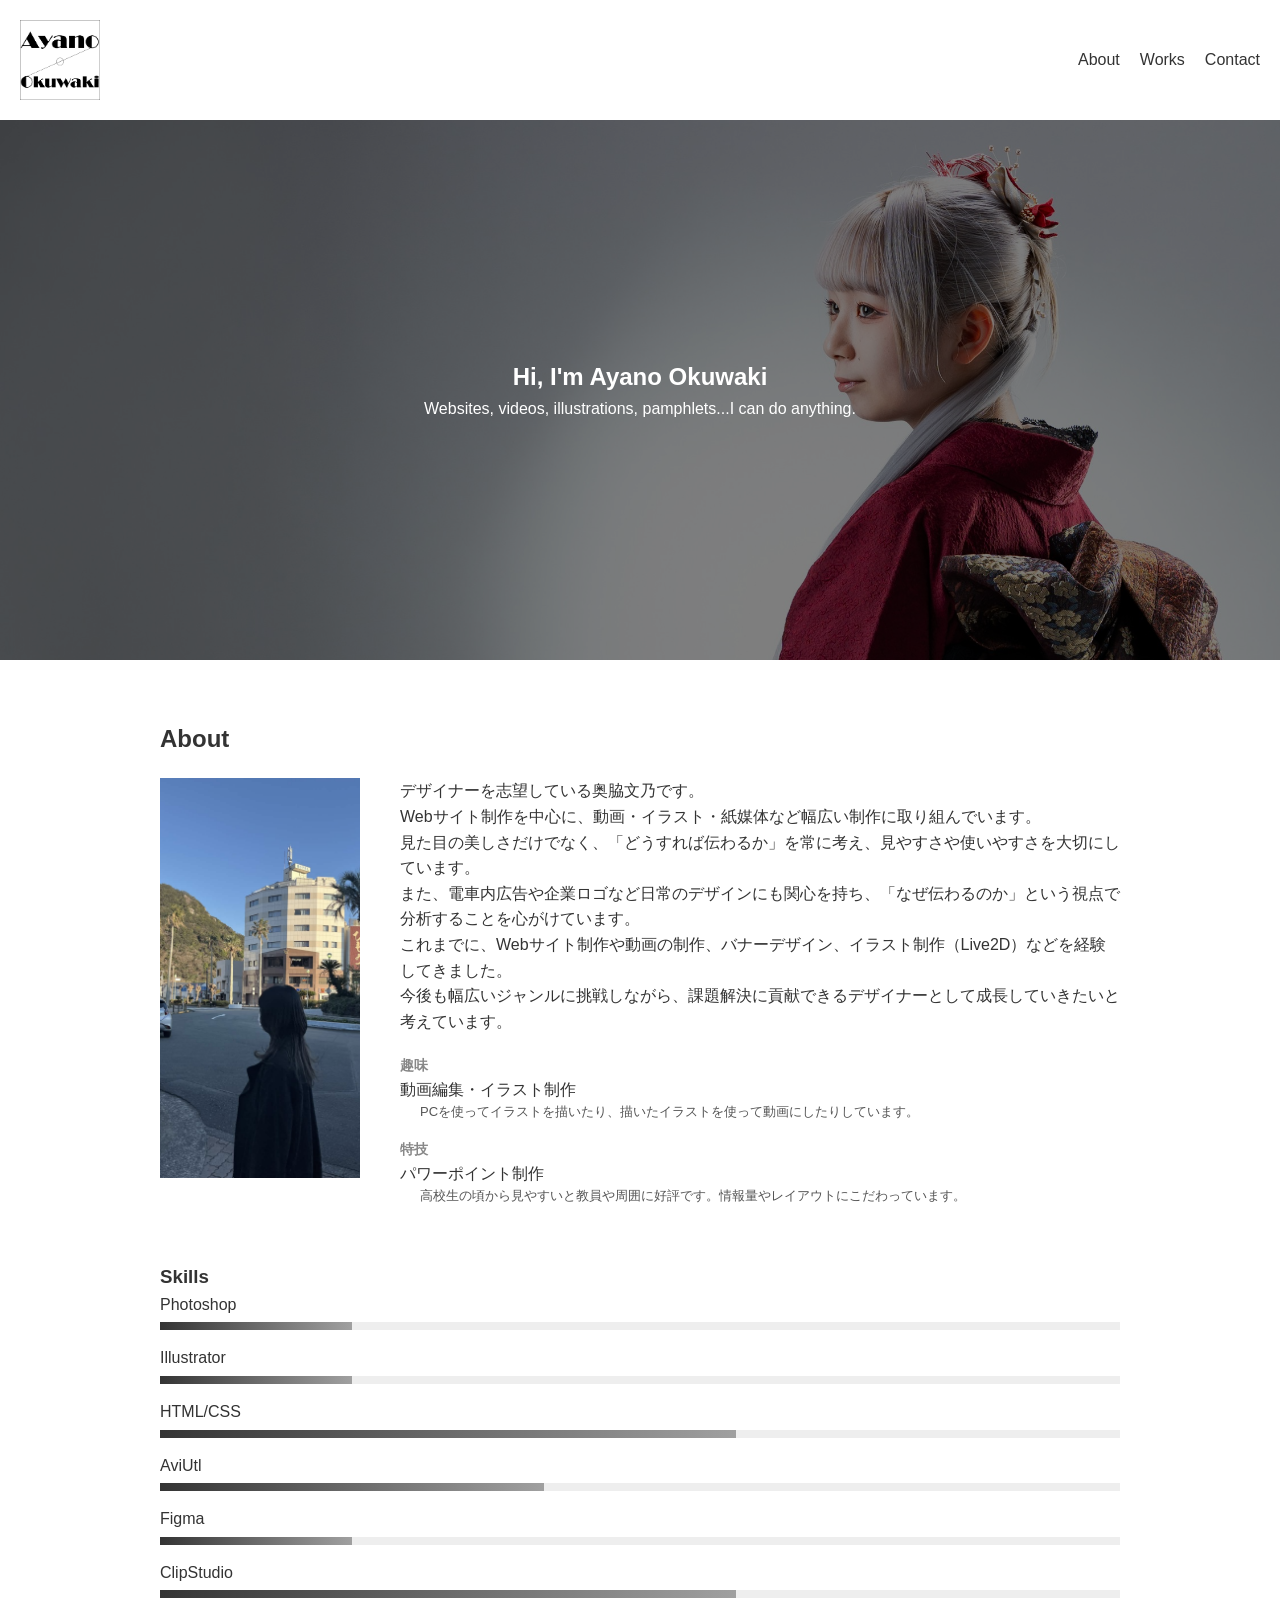
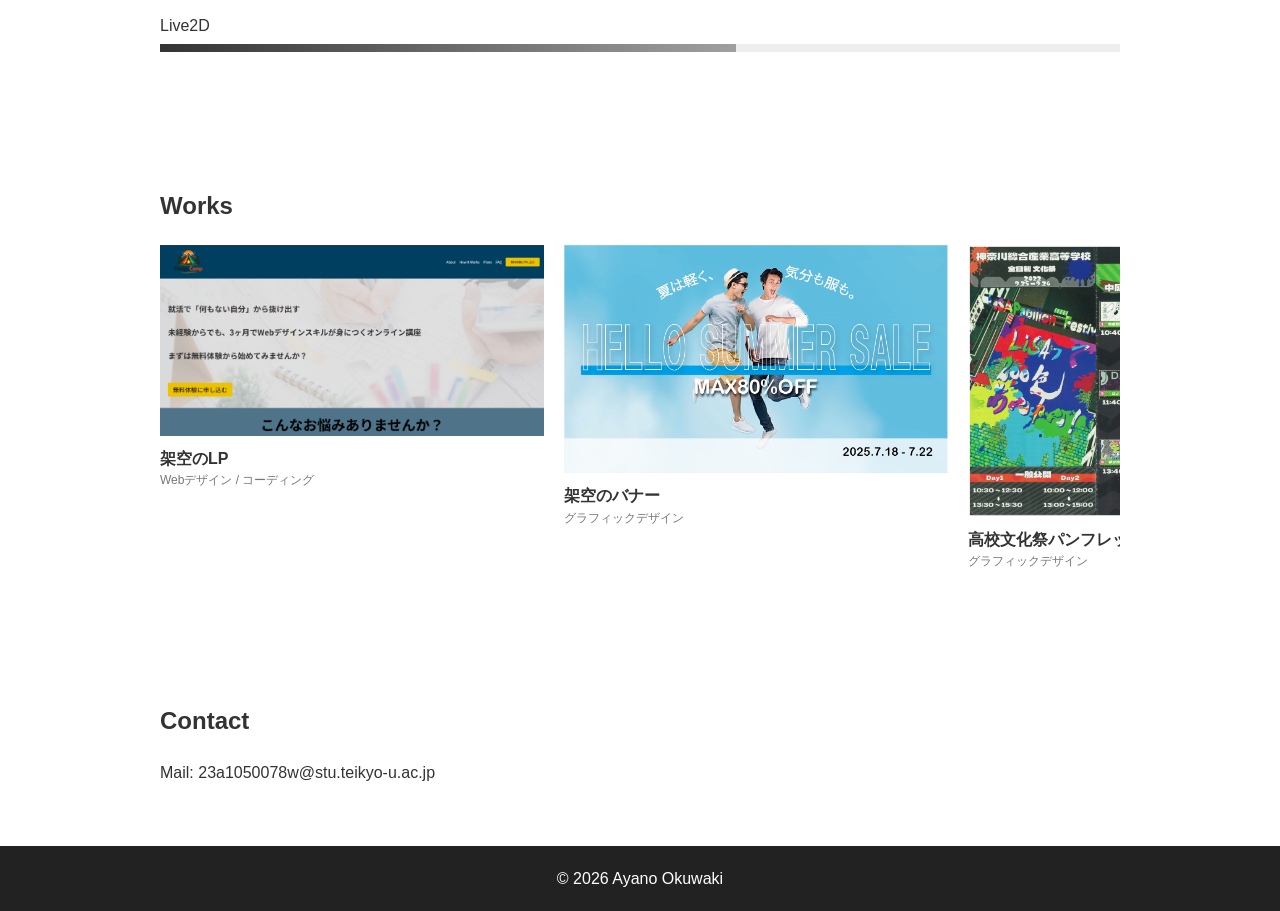
<file: index.html>
<!DOCTYPE html>
<html lang="ja">
<head>
    <meta charset="UTF-8">
    <meta name="viewport" content="width=device-width, initial-scale=1.0">
    <title>Ayano Okuwaki-My Portfolio</title>
    <link rel="stylesheet" href="style.css" />
</head>

<body>
  <header class="header">
    <img class="logo" src="ポートフォリオ用\奥脇文乃ロゴ.png" alt="My Portfolio Logo">
    <nav>
      <ul class="nav">
        <li><a href="#about">About</a></li>
        <li><a href="#works">Works</a></li>
        <li><a href="#contact">Contact</a></li>
      </ul>
    </nav>
  </header>

  <section class="hero">
    <h2>Hi, I'm Ayano Okuwaki</h2>
    <p>Websites, videos, illustrations, pamphlets...I can do anything.</p>
  </section>

  <section id="about" class="section">
    <h2>About</h2>

    <div class="about-container">

    <div class="about-top">
      <div class="about-image">
        <img src="ポートフォリオ用\IMG_9710.jpg" alt="プロフィール写真">
      </div>
          
      <div class="about-text">
        <p>
          デザイナーを志望している奥脇文乃です。<br>
          Webサイト制作を中心に、動画・イラスト・紙媒体など幅広い制作に取り組んでいます。<br>
          見た目の美しさだけでなく、「どうすれば伝わるか」を常に考え、見やすさや使いやすさを大切にしています。<br>
          また、電車内広告や企業ロゴなど日常のデザインにも関心を持ち、「なぜ伝わるのか」という視点で分析することを心がけています。<br>
          これまでに、Webサイト制作や動画の制作、バナーデザイン、イラスト制作（Live2D）などを経験してきました。<br>
          今後も幅広いジャンルに挑戦しながら、課題解決に貢献できるデザイナーとして成長していきたいと考えています。
        </p>
        <div class="hobbies-specialskills">
          <div class="item">
            <h4>趣味</h4>
            <p>動画編集・イラスト制作</p>
            <p class="skill-description">PCを使ってイラストを描いたり、描いたイラストを使って動画にしたりしています。</p>
          </div>

          <div class="item">
            <h4>特技</h4>
            <p>パワーポイント制作</p>
            <p class="skill-description">高校生の頃から見やすいと教員や周囲に好評です。情報量やレイアウトにこだわっています。</p>
          </div>
        </div>
      </div>
    </div>
      

      <div class="skills">
        <h3>Skills</h3>
        <ul>
          <li><span>Photoshop</span><div class="bar"><div class="level w1"></div></div></li>
          <li><span>Illustrator</span><div class="bar"><div class="level w1"></div></div></li>
          <li><span>HTML/CSS</span><div class="bar"><div class="level w3"></div></div></li>
          <li><span>AviUtl</span><div class="bar"><div class="level w2"></div></div></li>
          <li><span>Figma</span><div class="bar"><div class="level w1"></div></div></li>
          <li><span>ClipStudio</span><div class="bar"><div class="level w3"></div></div></li>
          <li><span>Live2D</span><div class="bar"><div class="level w3"></div></div></li>
        </ul>
      </div>

    </div>
  </section>

  <section id="works" class="section">
    <h2>Works</h2>
    <div class="works-list">

      <a href="works_01.html" class="work-card">
        <img src="ポートフォリオ用\Design-Camp_PC版サムネ.png" alt="架空のLP">
        <div class="work-info">
          <h3>架空のLP</h3>
          <p>Webデザイン / コーディング</p>
        </div>
      </a>

      <a href="works_02.html" class="work-card">
        <img src="ポートフォリオ用\インターン完成品.png" alt="架空のバナー">
        <div class="work-info">
          <h3>架空のバナー</h3>
          <p>グラフィックデザイン</p>
        </div>
      </a>

      <a href="works_03.html" class="work-card">
        <img src="ポートフォリオ用\パンフ表面.jpg" alt="高校文化祭パンフレット">
        <div class="work-info">
          <h3>高校文化祭パンフレット</h3>
          <p>グラフィックデザイン</p>
        </div>
      </a>

      <a href="work_04.html" class="work-card">
        <img src="ポートフォリオ用\サバゲPV - frame at 0m2s.jpg" alt="文化祭出し物説明動画">
        <div class="work-info">
          <h3>文化祭出し物説明動画</h3>
          <p>動画制作</p>
        </div>
      </a>

      <a href="work_05.html" class="work-card">
        <img src="ポートフォリオ用\CoolLisa.jpg" alt="高校紹介動画">
        <div class="work-info">
          <h3>高校紹介動画</h3>
          <p>動画制作</p>
        </div>
      </a>

</div>
  </section>


  <section id="contact" class="section">
    <h2>Contact</h2>
    <p>Mail: 23a1050078w@stu.teikyo-u.ac.jp</p>
  </section>

  <footer class="footer">
    <p>© 2026 Ayano Okuwaki</p>
  </footer>

</body>

</html>
</file>
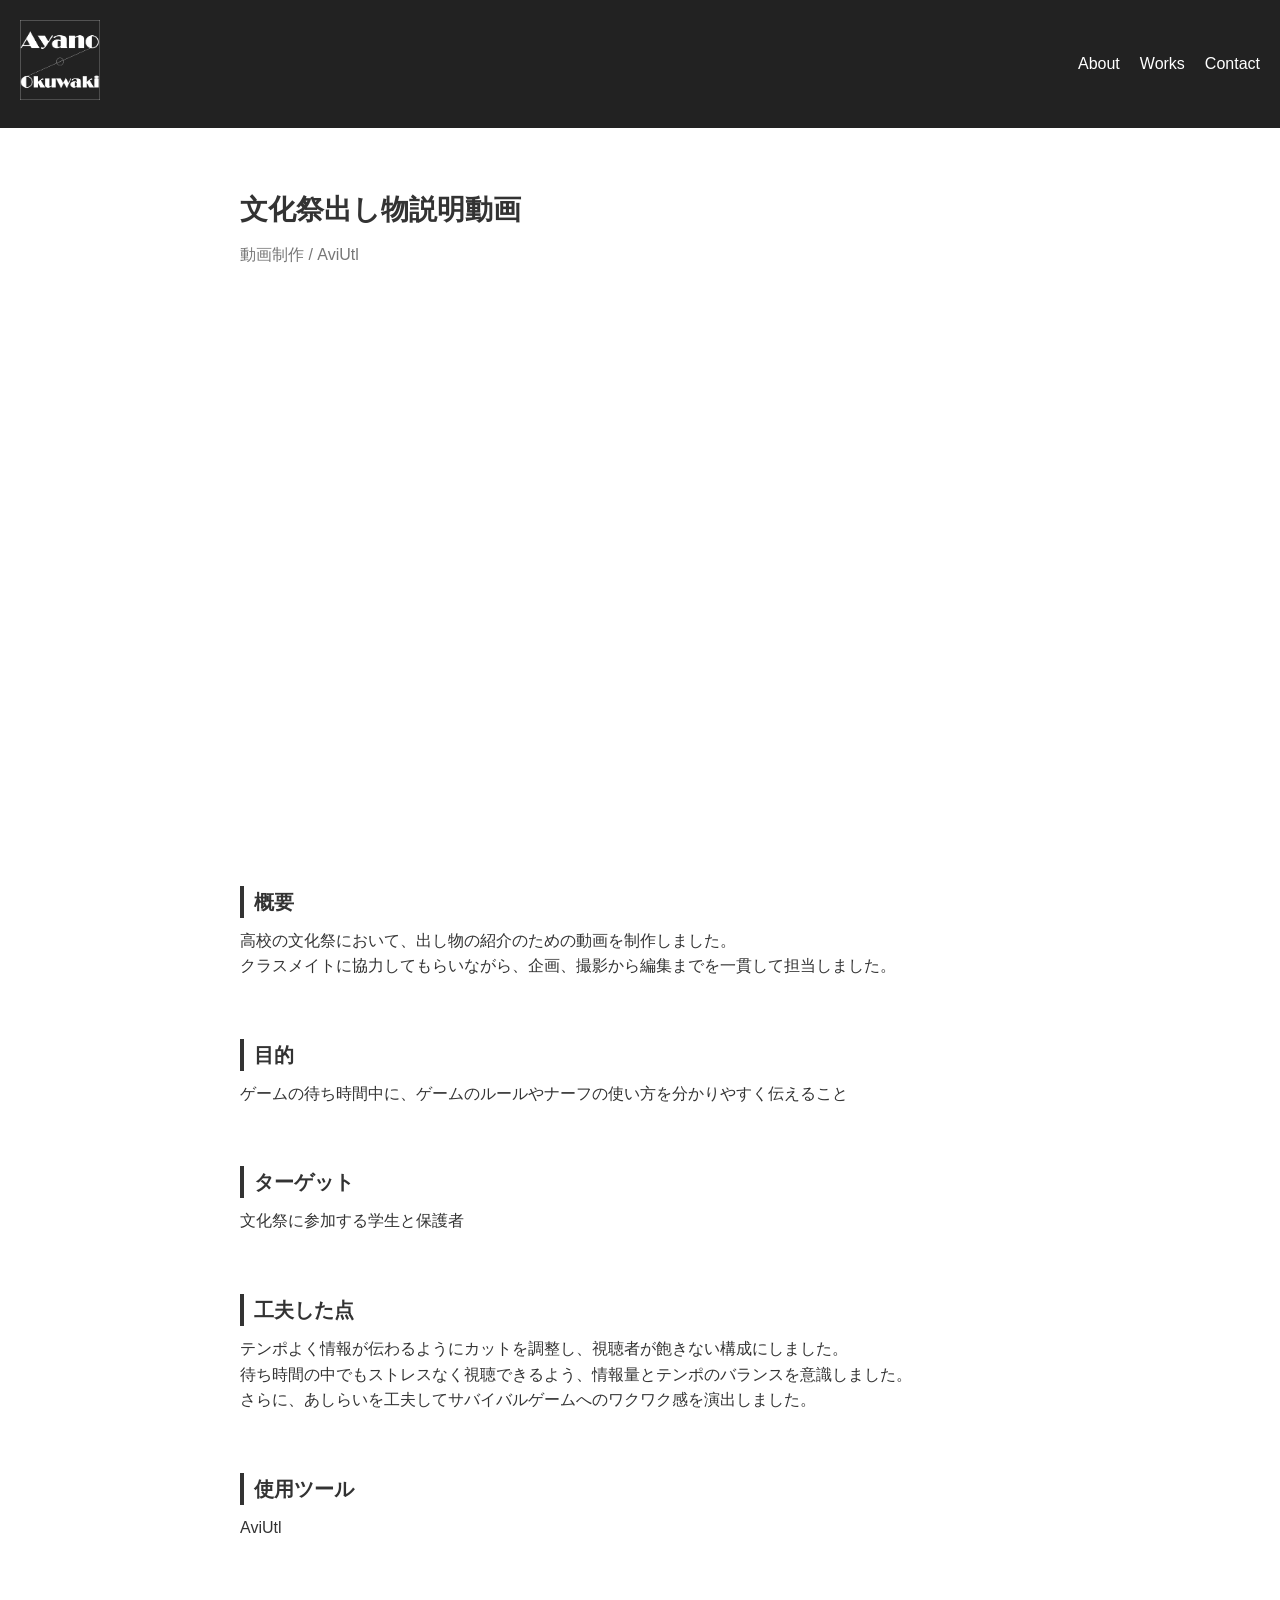
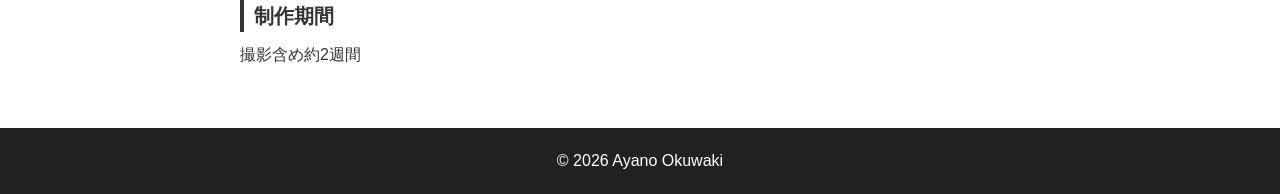
<file: work_04.html>
<!DOCTYPE html>
<html lang="ja">
<head>
  <meta charset="UTF-8">
  <meta name="viewport" content="width=device-width, initial-scale=1.0">
  <title>文化祭出し物説明動画 | Portfolio</title>
  <link rel="stylesheet" href="work_04.css">
</head>

<body>

<header class="header">
<a href="index.html"><img class="logo" src="ポートフォリオ用\奥脇文乃ロゴ_白.png" alt="My Portfolio Logo"></a>
  <nav>
    <ul class="nav">
      <li><a href="index.html#about">About</a></li>
      <li><a href="index.html#works">Works</a></li>
      <li><a href="index.html#contact">Contact</a></li>
    </ul>
  </nav>
</header>

<main class="work-detail">

  <section class="section">
    <h1 class="work-title">文化祭出し物説明動画</h1>
    <p class="work-sub">動画制作 / AviUtl</p>
  </section>

  <section class="section">
      <iframe src="https://www.youtube.com/embed/r6qwOFw-28Y?si=jWMhXEhtY-xWs4Z1" title="YouTube video player" frameborder="0" allow="accelerometer; autoplay; clipboard-write; encrypted-media; gyroscope; picture-in-picture; web-share" referrerpolicy="strict-origin-when-cross-origin" allowfullscreen></iframe>
  </section>

  <section class="section">
    <h2>概要</h2>
    <p>高校の文化祭において、出し物の紹介のための動画を制作しました。<br>
    クラスメイトに協力してもらいながら、企画、撮影から編集までを一貫して担当しました。</p>
  </section>

  <section class="section">
    <h2>目的</h2>
    <p>ゲームの待ち時間中に、ゲームのルールやナーフの使い方を分かりやすく伝えること</p>
  </section>

  <section class="section">
    <h2>ターゲット</h2>
    <p>文化祭に参加する学生と保護者</p>
  </section>

  <section class="section">
    <h2>工夫した点</h2>
    <p>テンポよく情報が伝わるようにカットを調整し、視聴者が飽きない構成にしました。<br>
      待ち時間の中でもストレスなく視聴できるよう、情報量とテンポのバランスを意識しました。<br>
    さらに、あしらいを工夫してサバイバルゲームへのワクワク感を演出しました。</p>
  </section>

  <section class="section">
    <h2>使用ツール</h2>
    <p>AviUtl</p>
  </section>

  <section class="section">
    <h2>制作期間</h2>
    <p>撮影含め約2週間</p>
  </section>

</main>

<footer class="footer">
  <p>© 2026 Ayano Okuwaki</p>
</footer>

</body>
</html>
</file>
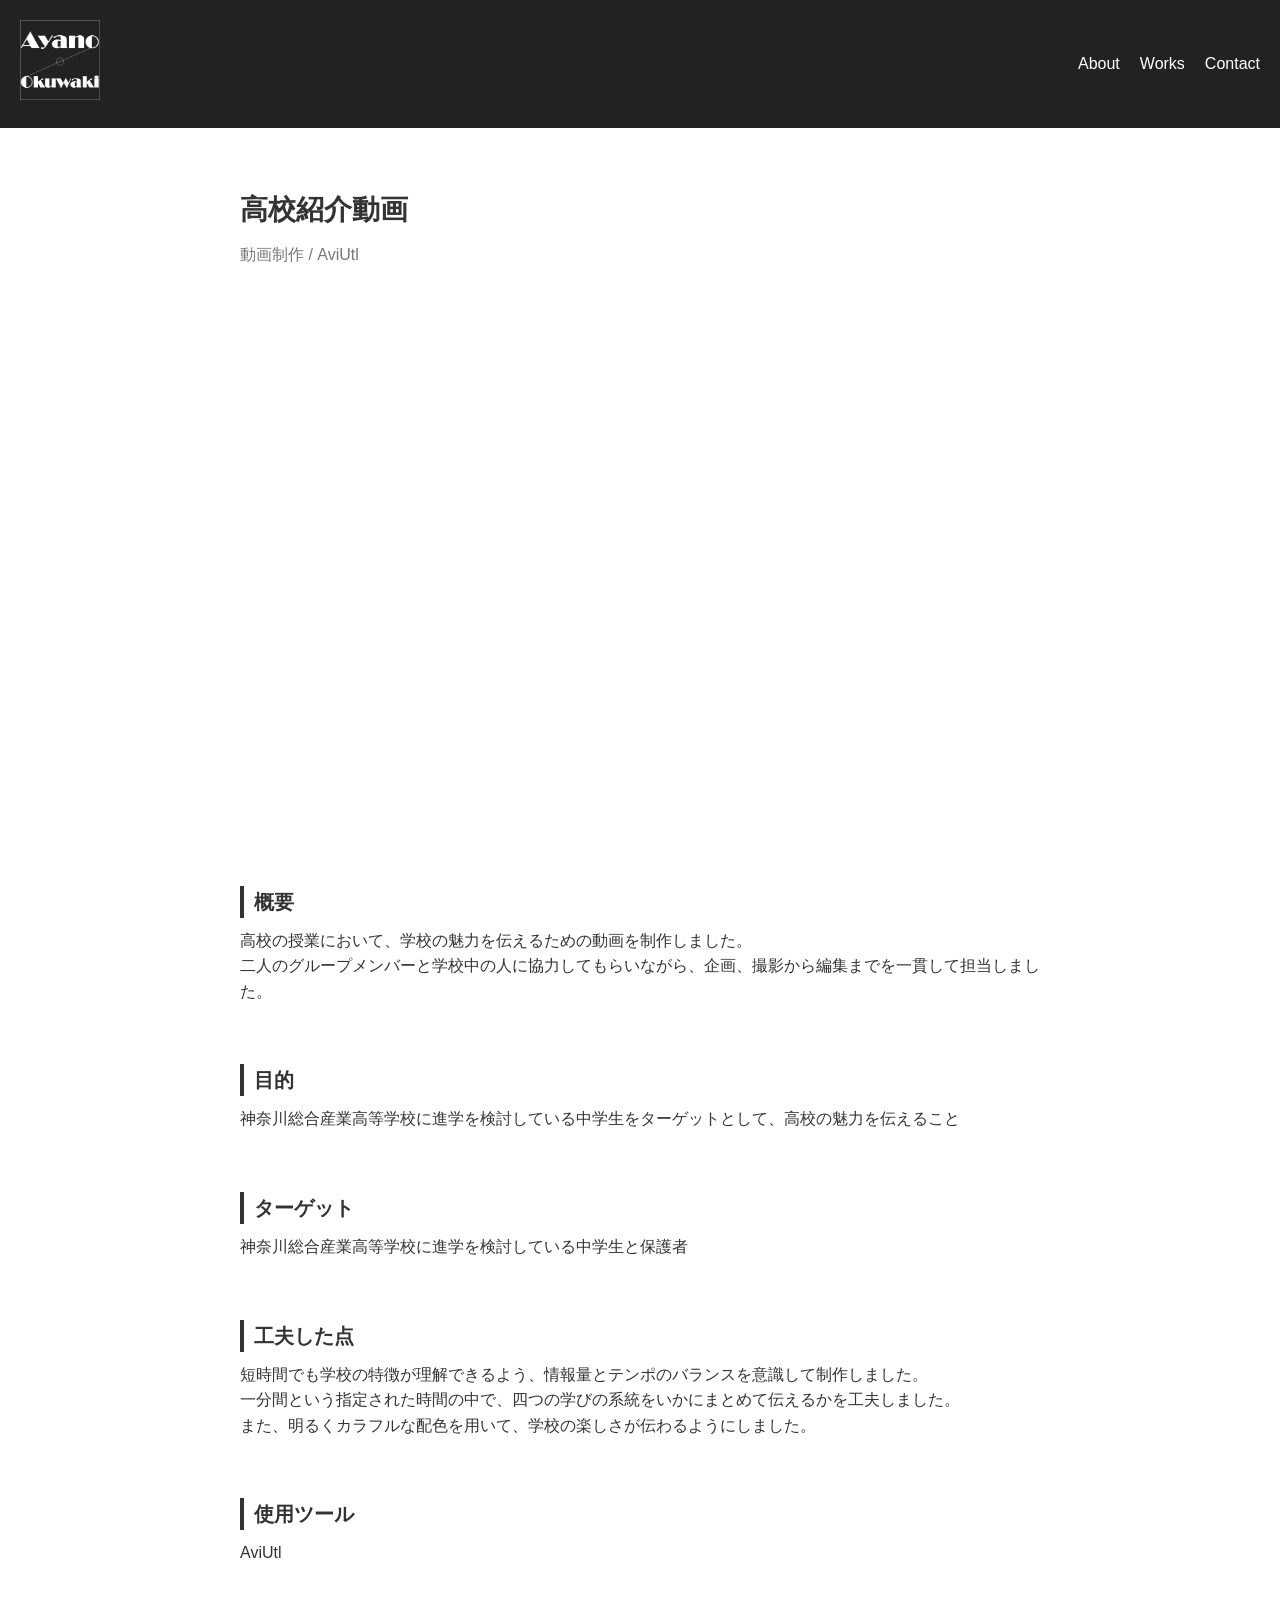
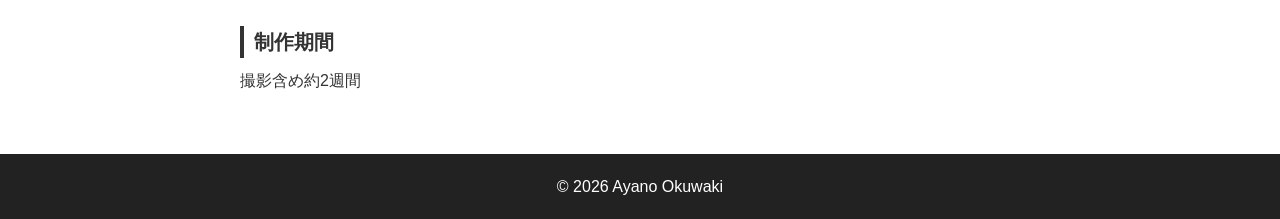
<file: work_05.html>
<!DOCTYPE html>
<html lang="ja">
<head>
  <meta charset="UTF-8">
  <meta name="viewport" content="width=device-width, initial-scale=1.0">
  <title>高校紹介動画 | Portfolio</title>
  <link rel="stylesheet" href="work_05.css">
</head>

<body>

<header class="header">
<a href="index.html"><img class="logo" src="ポートフォリオ用\奥脇文乃ロゴ_白.png" alt="My Portfolio Logo"></a>
  <nav>
    <ul class="nav">
      <li><a href="index.html#about">About</a></li>
      <li><a href="index.html#works">Works</a></li>
      <li><a href="index.html#contact">Contact</a></li>
    </ul>
  </nav>
</header>

<main class="work-detail">

  <section class="section">
    <h1 class="work-title">高校紹介動画</h1>
    <p class="work-sub">動画制作 / AviUtl</p>
  </section>

  <section class="section">
    <iframe width="560" height="315" src="https://www.youtube.com/embed/Aw9OY4f07_g?si=qQlrO1rsBKw5twuZ" title="YouTube video player" frameborder="0" allow="accelerometer; autoplay; clipboard-write; encrypted-media; gyroscope; picture-in-picture; web-share" referrerpolicy="strict-origin-when-cross-origin" allowfullscreen></iframe>  
  </section>

  <section class="section">
    <h2>概要</h2>
    <p>高校の授業において、学校の魅力を伝えるための動画を制作しました。<br>
    二人のグループメンバーと学校中の人に協力してもらいながら、企画、撮影から編集までを一貫して担当しました。</p>
  </section>

  <section class="section">
    <h2>目的</h2>
    <p>神奈川総合産業高等学校に進学を検討している中学生をターゲットとして、高校の魅力を伝えること</p>
  </section>

  <section class="section">
    <h2>ターゲット</h2>
    <p>神奈川総合産業高等学校に進学を検討している中学生と保護者</p>
  </section>

  <section class="section">
    <h2>工夫した点</h2>
    <p>短時間でも学校の特徴が理解できるよう、情報量とテンポのバランスを意識して制作しました。<br>
      一分間という指定された時間の中で、四つの学びの系統をいかにまとめて伝えるかを工夫しました。<br>
     また、明るくカラフルな配色を用いて、学校の楽しさが伝わるようにしました。</p>
  </section>

  <section class="section">
    <h2>使用ツール</h2>
    <p>AviUtl</p>
  </section>

  <section class="section">
    <h2>制作期間</h2>
    <p>撮影含め約2週間</p>
  </section>

</main>

<footer class="footer">
  <p>© 2026 Ayano Okuwaki</p>
</footer>

</body>
</html>
</file>
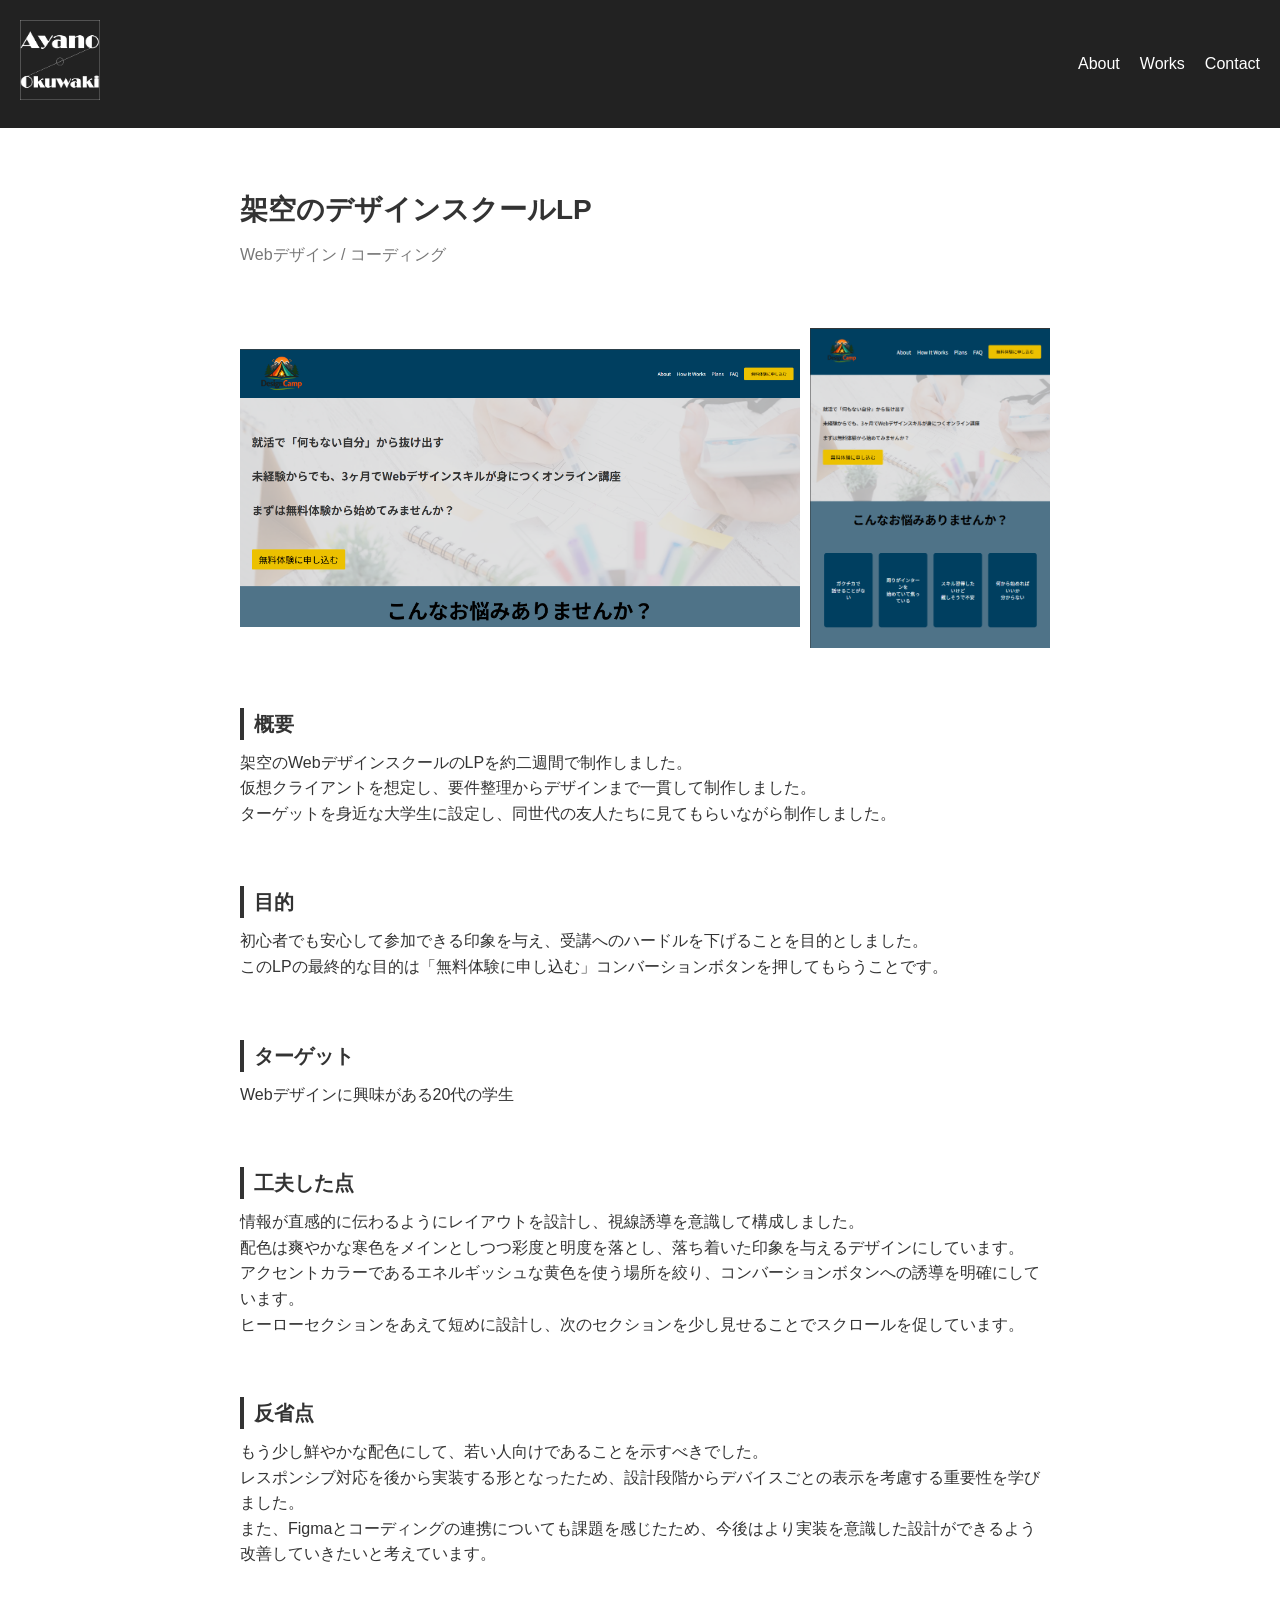
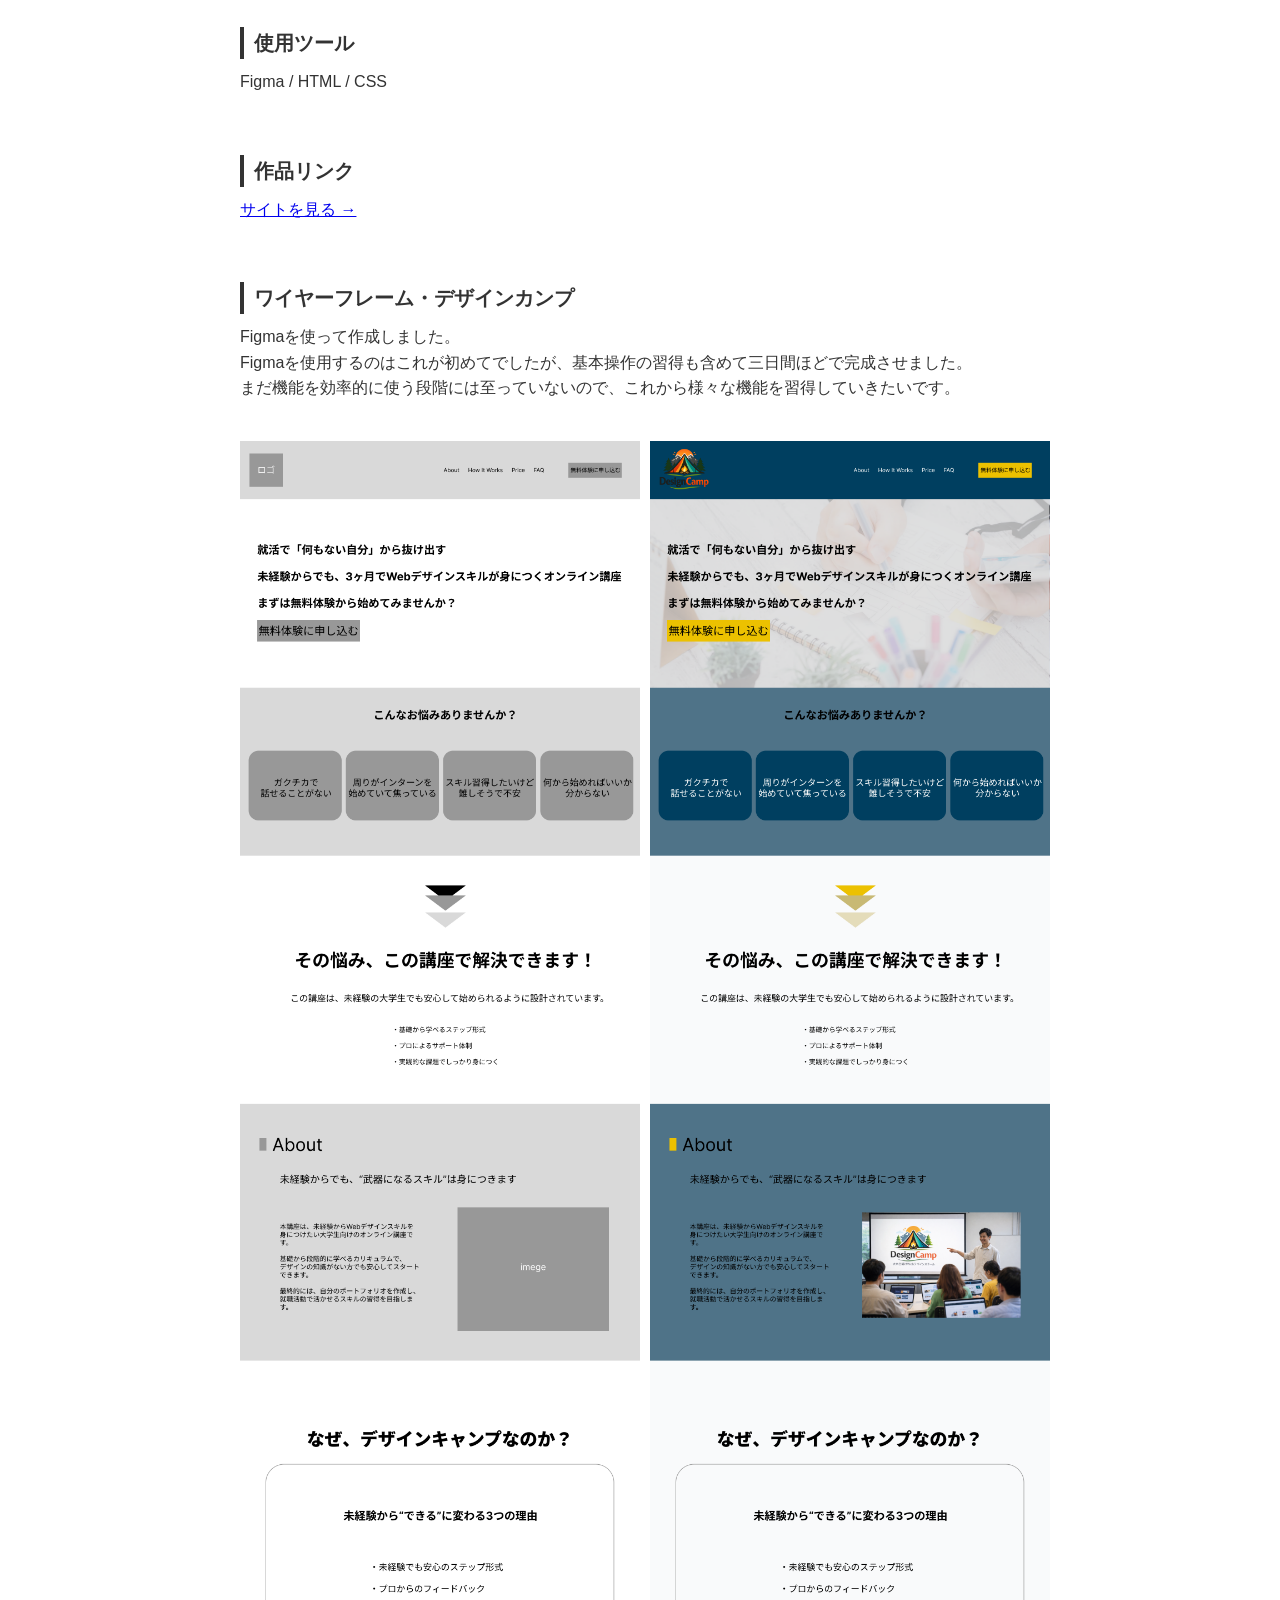
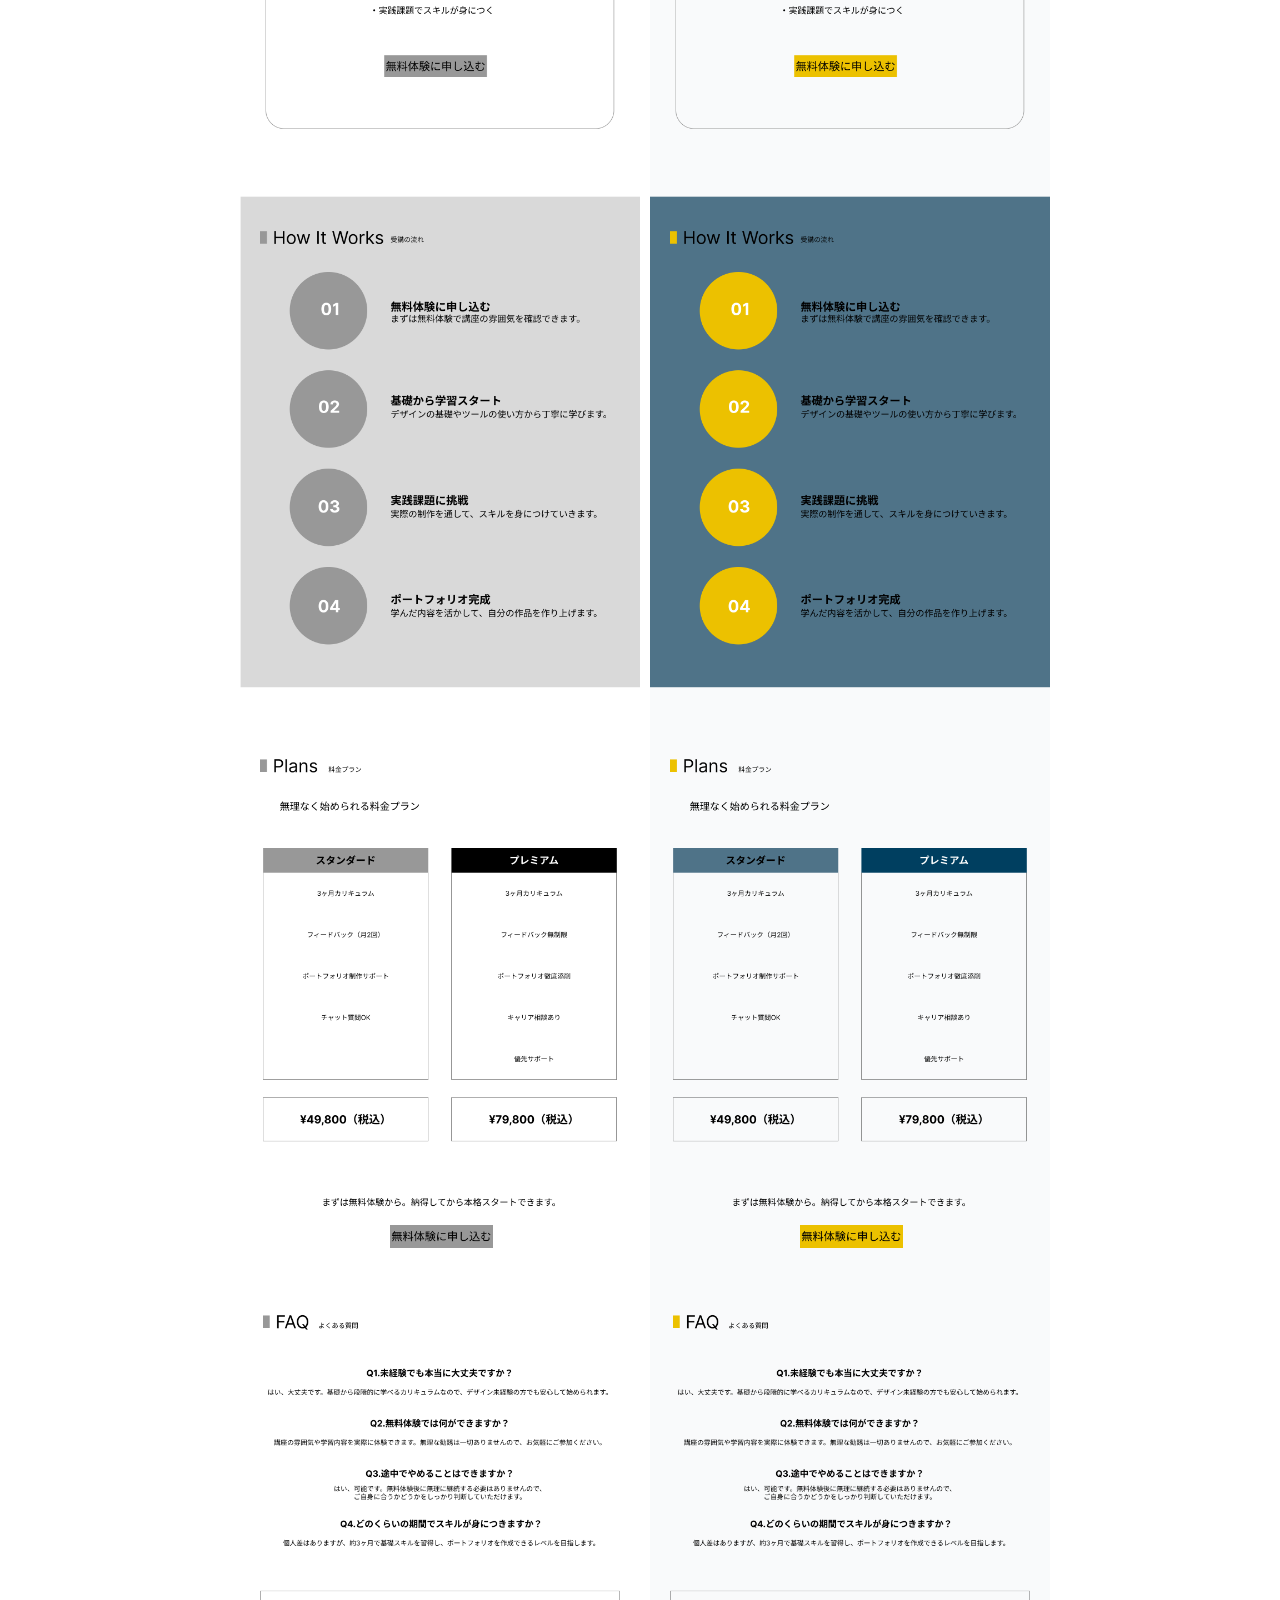
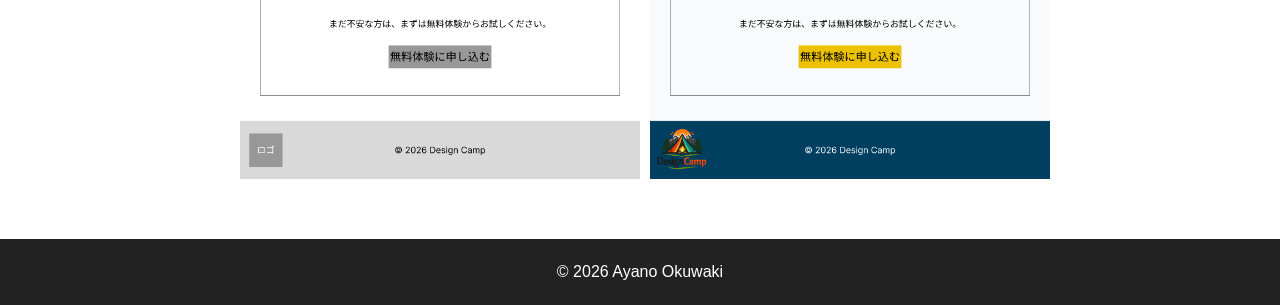
<file: works_01.html>
<!DOCTYPE html>
<html lang="ja">
<head>
  <meta charset="UTF-8">
  <meta name="viewport" content="width=device-width, initial-scale=1.0">
  <title>架空のデザインスクールLP |Ayano Okuwaki-My  Portfolio</title>
  <link rel="stylesheet" href="works_01.css">
</head>

<body>

  <!-- ヘッダー（統一） -->
<header class="header">
    <a href="index.html"><img class="logo" src="ポートフォリオ用\奥脇文乃ロゴ_白.png" alt="My Portfolio Logo"></a>
        <nav>
        <ul class="nav">
            <li><a href="index.html#about">About</a></li>
            <li><a href="index.html#works">Works</a></li>
            <li><a href="index.html#contact">Contact</a></li>
        </ul>
    </nav>
</header>


  <!-- メイン -->
  <main class="work-detail">

    <!-- タイトル -->
    <section class="section">
      <h1 class="work-title">架空のデザインスクールLP</h1>
      <p class="work-sub">Webデザイン / コーディング</p>
    </section>

    <!-- メインビジュアル -->
    <section class="main-section">
      <img src="ポートフォリオ用/Design-Camp_PC版サムネ.png" alt="" class="work-main-img">
      <img src="ポートフォリオ用\Design-Camp_タブレット版サムネ.png"alt="" class="work-main-img2">
    </section>

    <!-- 概要 -->
    <section class="section">
      <h2>概要</h2>
      <p>
        架空のWebデザインスクールのLPを約二週間で制作しました。<br>
        仮想クライアントを想定し、要件整理からデザインまで一貫して制作しました。<br>
        ターゲットを身近な大学生に設定し、同世代の友人たちに見てもらいながら制作しました。
      </p>
    </section>

    <!-- 目的 -->
    <section class="section">
      <h2>目的</h2>
      <p>
        初心者でも安心して参加できる印象を与え、受講へのハードルを下げることを目的としました。<br>
        このLPの最終的な目的は「無料体験に申し込む」コンバーションボタンを押してもらうことです。
      </p>
    </section>

    <section class="section">
        <h2>ターゲット</h2>
        <p>Webデザインに興味がある20代の学生</p>
    </section>    

    <!-- 工夫 -->
    <section class="section">
      <h2>工夫した点</h2>
      <p>
        情報が直感的に伝わるようにレイアウトを設計し、視線誘導を意識して構成しました。<br>
        配色は爽やかな寒色をメインとしつつ彩度と明度を落とし、落ち着いた印象を与えるデザインにしています。<br>
        アクセントカラーであるエネルギッシュな黄色を使う場所を絞り、コンバーションボタンへの誘導を明確にしています。<br>
        ヒーローセクションをあえて短めに設計し、次のセクションを少し見せることでスクロールを促しています。
      </p>
    </section>

    <section class="section">
      <h2>反省点</h2>
      <p>
        もう少し鮮やかな配色にして、若い人向けであることを示すべきでした。<br>
        レスポンシブ対応を後から実装する形となったため、設計段階からデバイスごとの表示を考慮する重要性を学びました。<br>
        また、Figmaとコーディングの連携についても課題を感じたため、今後はより実装を意識した設計ができるよう改善していきたいと考えています。
      </p>
    </section>

    <!-- 使用ツール -->
    <section class="section">
      <h2>使用ツール</h2>
      <p>Figma / HTML / CSS</p>
    </section>

    <!-- リンク -->
    <section class="section">
      <h2>作品リンク</h2>
      <a href="https://potato0823.github.io/Design-Camp_LP/MainPage.html" target="_blank">
        サイトを見る →
      </a>
    </section>

    <!-- ワイヤーフレーム、デザインカンプ -->
    <section class="section">
      <h2>ワイヤーフレーム・デザインカンプ</h2>
      <p>Figmaを使って作成しました。<br>
    Figmaを使用するのはこれが初めてでしたが、基本操作の習得も含めて三日間ほどで完成させました。<br>
まだ機能を効率的に使う段階には至っていないので、これから様々な機能を習得していきたいです。</p>
        <div class="design-img">
        <img src="ポートフォリオ用\DesignCamp_ワイヤーフレーム.png" alt="ワイヤーフレーム" >
        <img src="ポートフォリオ用\DesignCamp_デザインカンプ.png"alt="デザインカンプ">
        </div>
    </section>

  </main>

    <footer class="footer">
        <p>© 2026 Ayano Okuwaki</p>
    </footer>

</body>
</html>
</file>
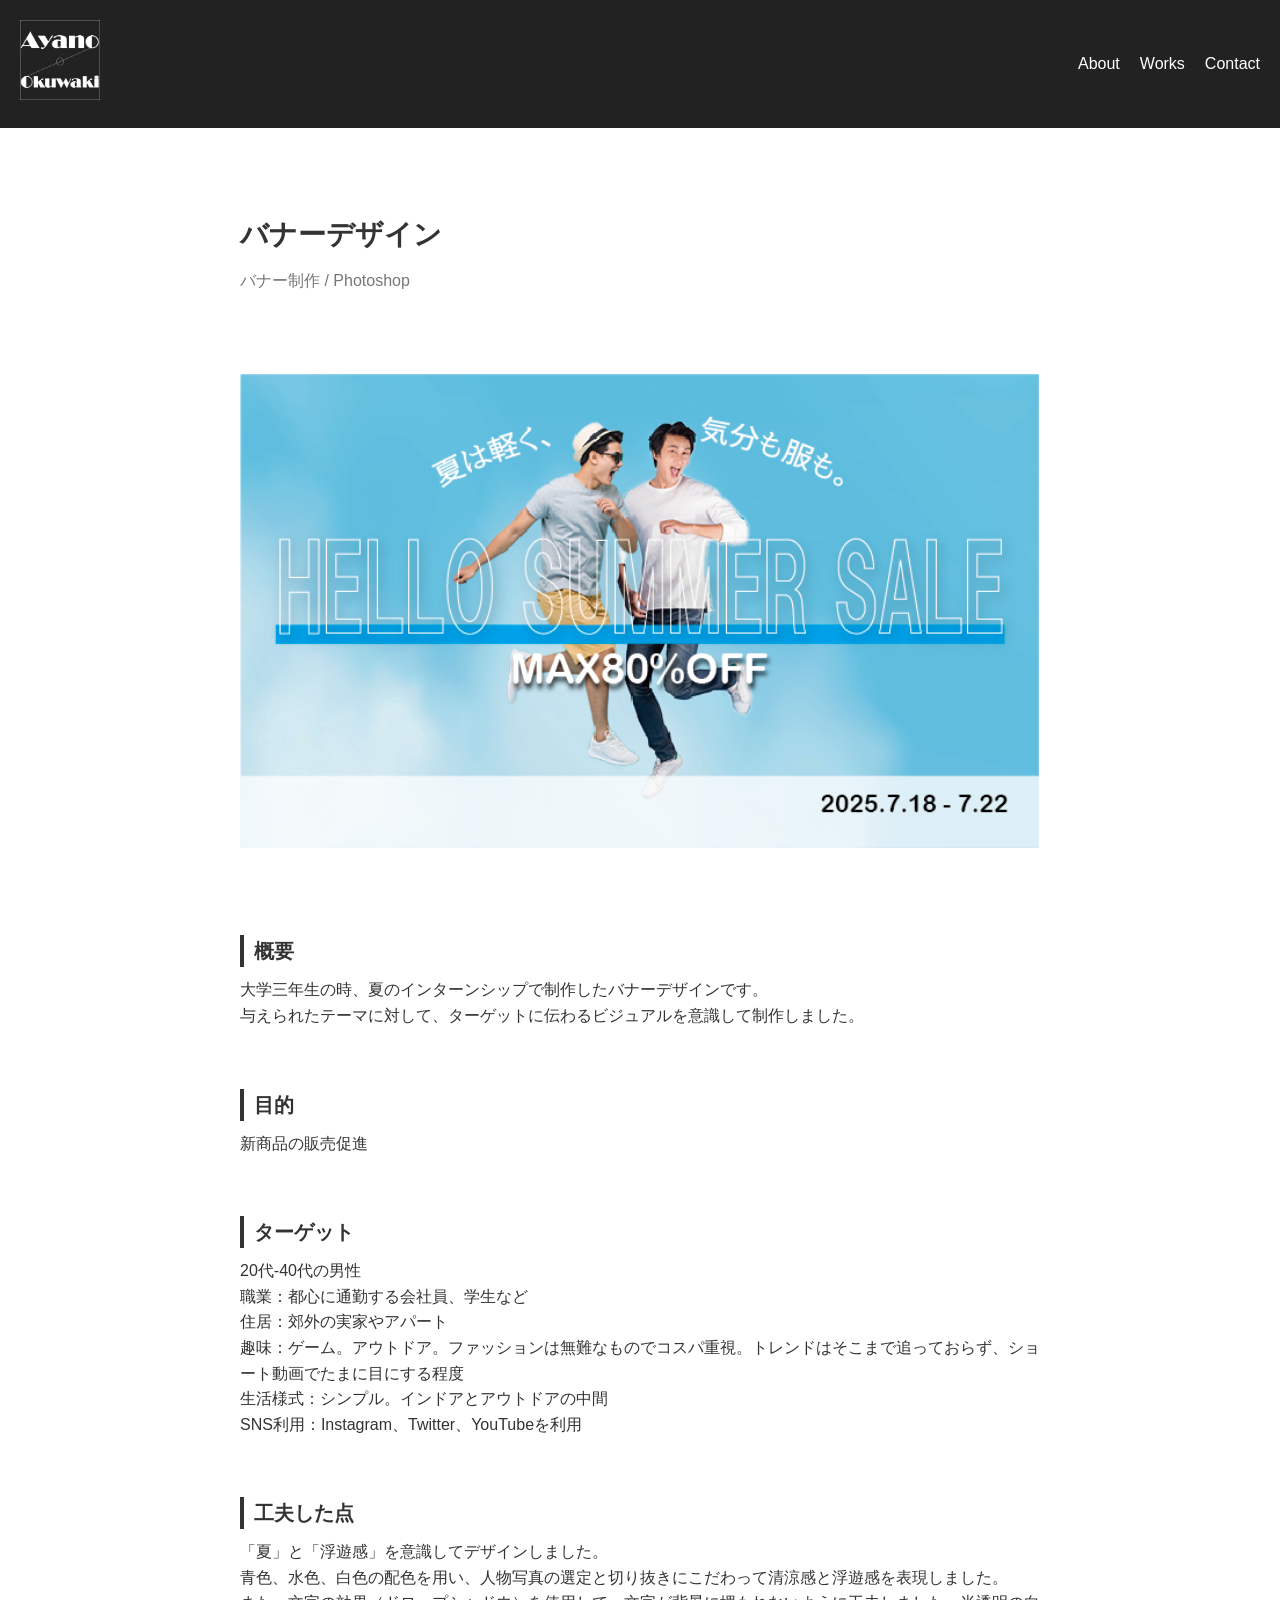
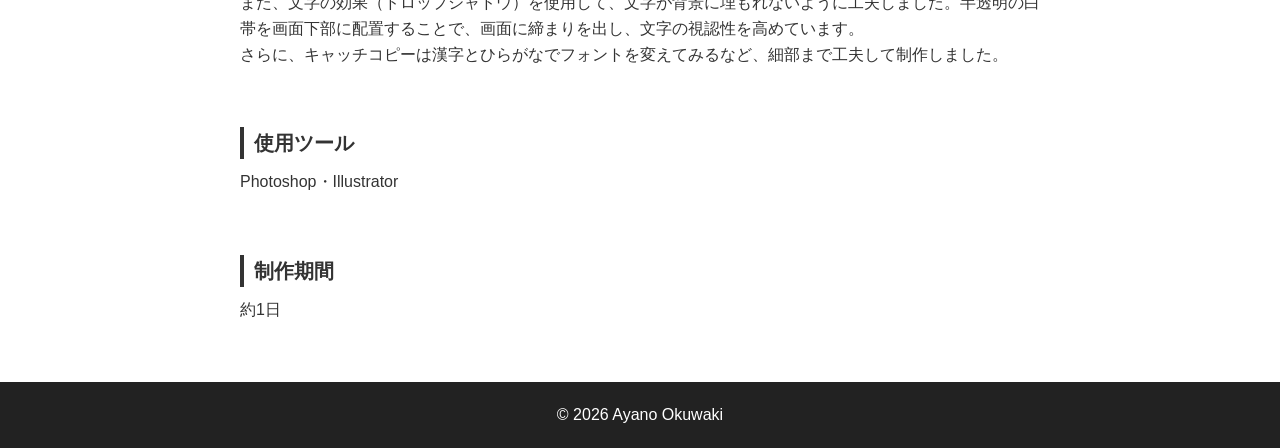
<file: works_02.html>
<!DOCTYPE html>
<html lang="ja">
<head>
  <meta charset="UTF-8">
  <meta name="viewport" content="width=device-width, initial-scale=1.0">
  <title>バナー | Ayano Okuwaki Portfolio</title>
  <link rel="stylesheet" href="works_02.css">
</head>

<body>

  <!-- ヘッダー -->
  <header class="header">
<a href="index.html"><img class="logo" src="ポートフォリオ用\奥脇文乃ロゴ_白.png" alt="My Portfolio Logo"></a>
    <nav>
      <ul class="nav">
        <li><a href="index.html#about">About</a></li>
        <li><a href="index.html#works">Works</a></li>
        <li><a href="index.html#contact">Contact</a></li>
      </ul>
    </nav>
  </header>
        </ul>
    </nav>
  <nav>
      <ul class="nav">
        <li><a href="index.html#about">About</a></li>
        <li><a href="index.html#works">Works</a></li>
        <li><a href="index.html#contact">Contact</a></li>
      </ul>
    </nav>
  </header>

  <!-- メイン -->
  <main class="work-detail">

    <!-- タイトル -->
    <section class="section">
      <h1 class="work-title">バナーデザイン</h1>
      <p class="work-sub">バナー制作 / Photoshop</p>
    </section>

    <!-- メイン画像 -->
    <section class="section">
      <img src="ポートフォリオ用\インターン完成品.png" alt="バナー画像" class="work-main-img">
    </section>

    <!-- 概要 -->
    <section class="section">
      <h2>概要</h2>
      <p>
        大学三年生の時、夏のインターンシップで制作したバナーデザインです。<br>
        与えられたテーマに対して、ターゲットに伝わるビジュアルを意識して制作しました。
      </p>
    </section>

    <!-- 目的 -->
    <section class="section">
      <h2>目的</h2>
      <p>
        新商品の販売促進
      </p>
    </section>

    <!-- ターゲット -->
    <section class="section">
      <h2>ターゲット</h2>
      <p>
        20代-40代の男性<br>
        職業：都心に通勤する会社員、学生など<br>
        住居：郊外の実家やアパート<br>
        趣味：ゲーム。アウトドア。ファッションは無難なものでコスパ重視。トレンドはそこまで追っておらず、ショート動画でたまに目にする程度<br>
        生活様式：シンプル。インドアとアウトドアの中間<br>
        SNS利用：Instagram、Twitter、YouTubeを利用
      </p>
    </section>

    <!-- 工夫 -->
    <section class="section">
      <h2>工夫した点</h2>
      <p>
        「夏」と「浮遊感」を意識してデザインしました。<br>
        青色、水色、白色の配色を用い、人物写真の選定と切り抜きにこだわって清涼感と浮遊感を表現しました。<br>
        また、文字の効果（ドロップシャドウ）を使用して、文字が背景に埋もれないように工夫しました。半透明の白帯を画面下部に配置することで、画面に締まりを出し、文字の視認性を高めています。<br>
        さらに、キャッチコピーは漢字とひらがなでフォントを変えてみるなど、細部まで工夫して制作しました。
      </p>
    </section>

    <!-- 使用ツール -->
    <section class="section">
      <h2>使用ツール</h2>
      <p>Photoshop・Illustrator</p>
    </section>

    <!-- 制作期間 -->
    <section class="section">
      <h2>制作期間</h2>
      <p>約1日</p>
    </section>

  </main>

  <!-- フッター -->
  <footer class="footer">
    <p>© 2026 Ayano Okuwaki</p>
  </footer>

</body>
</html>
</file>
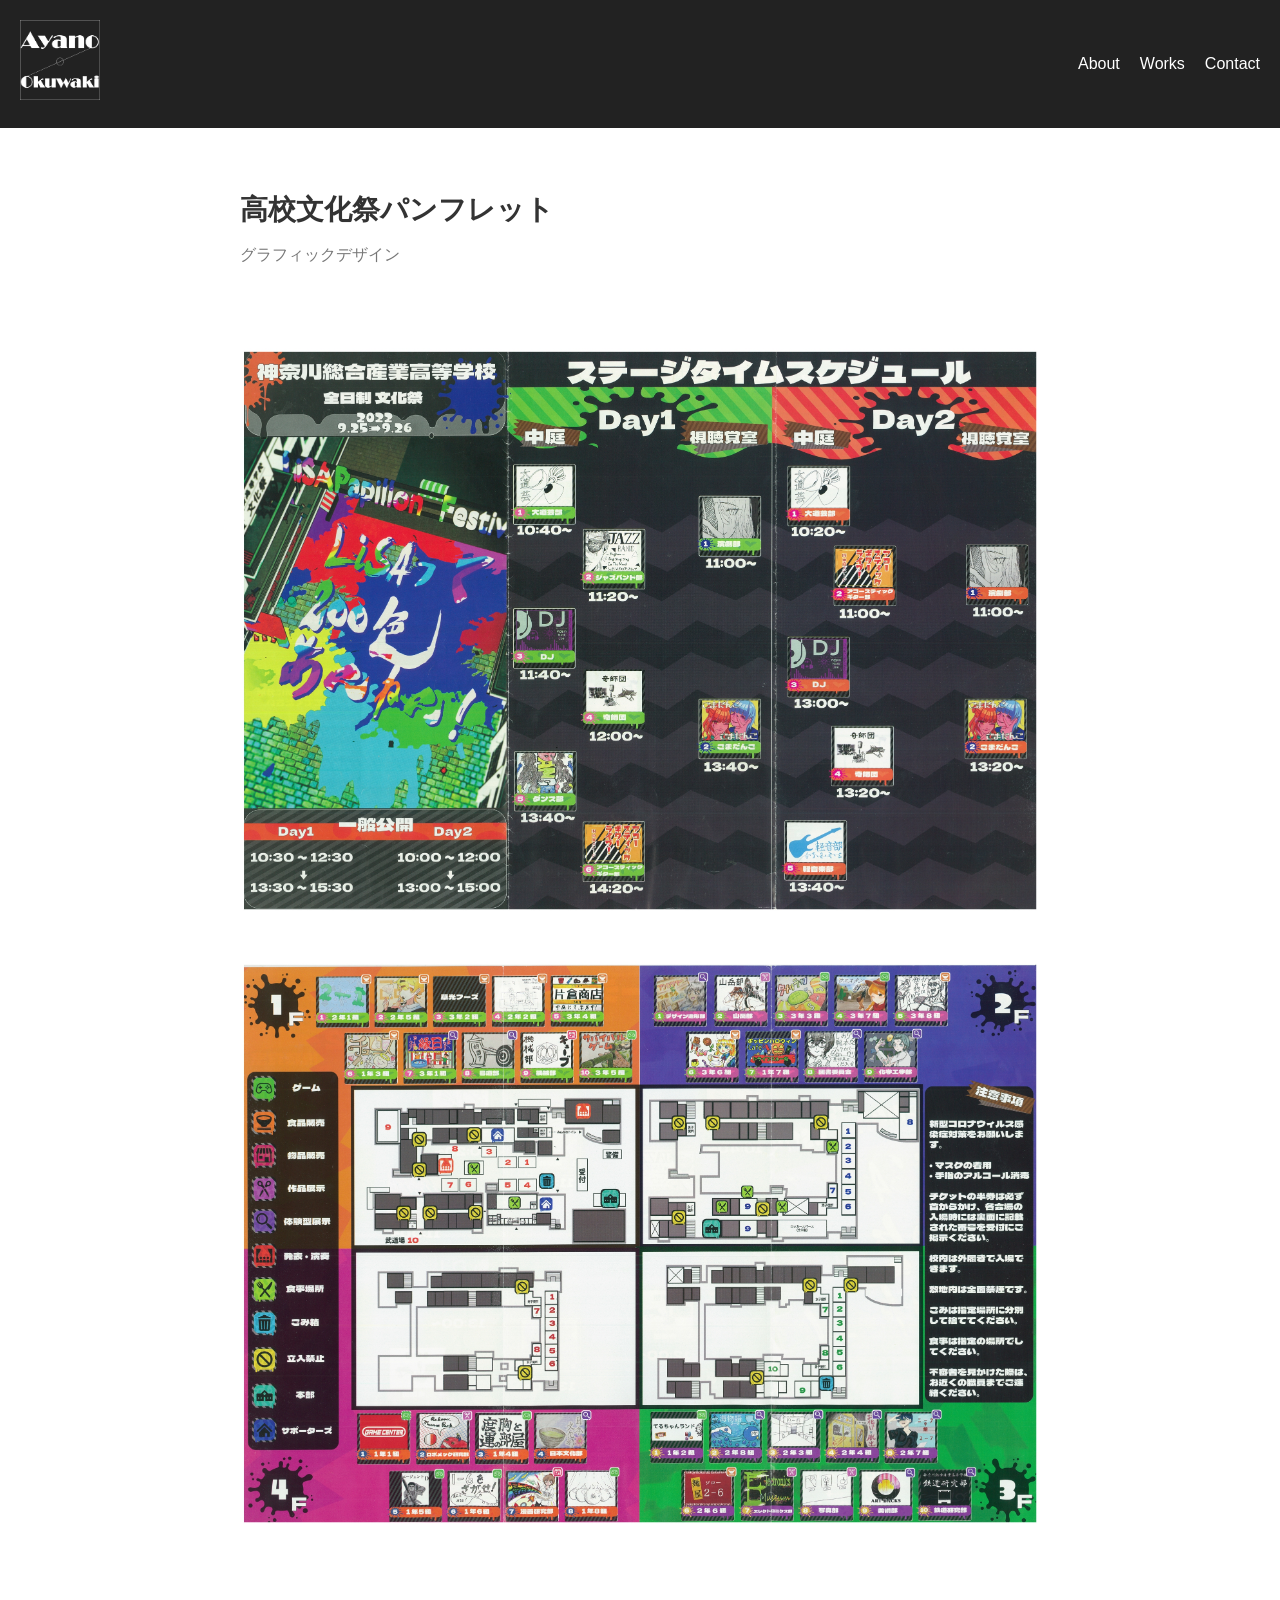
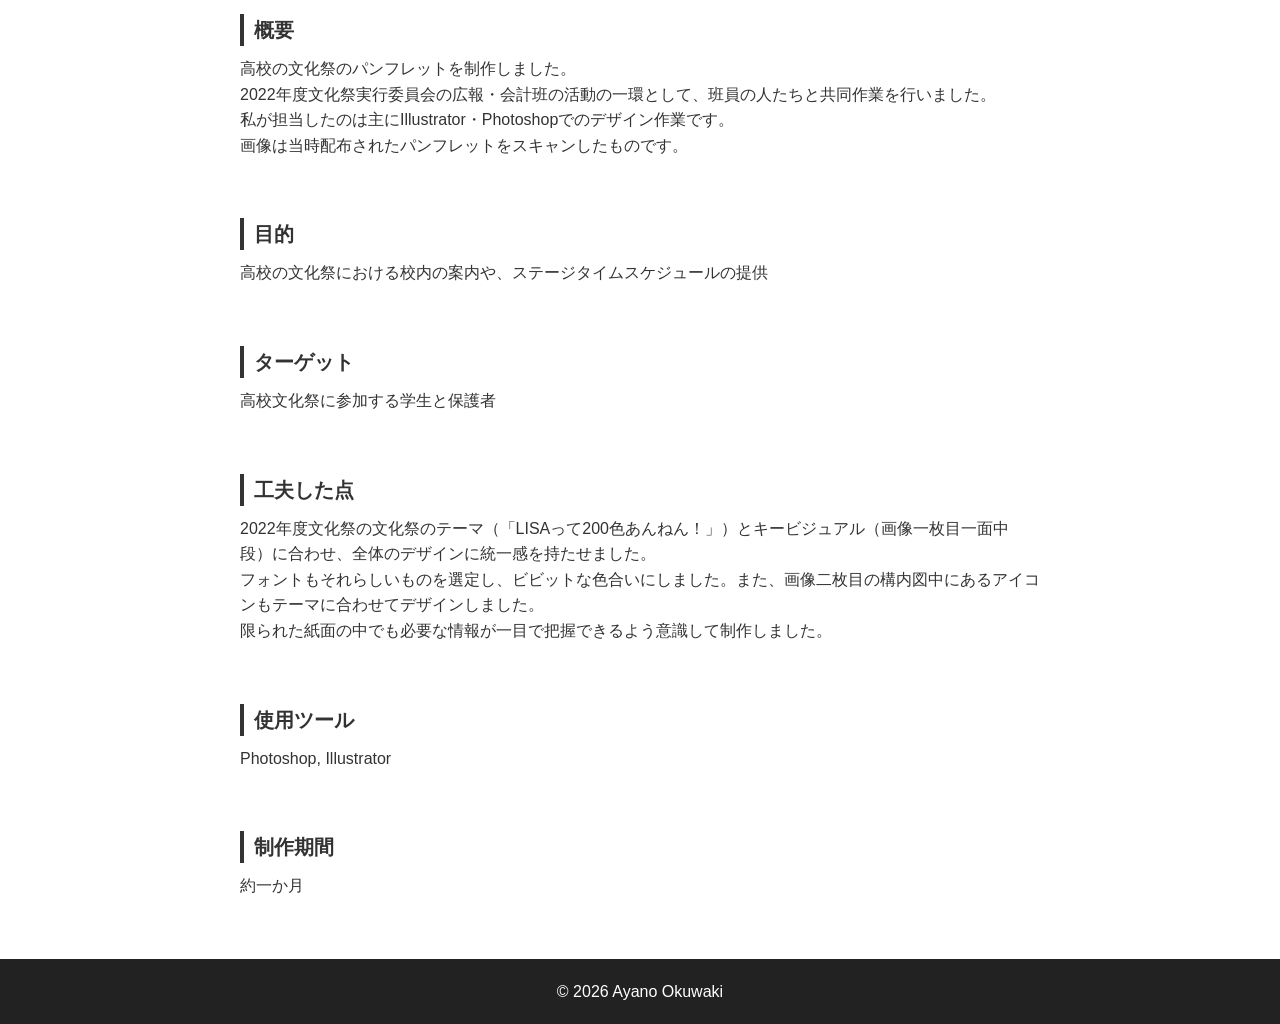
<file: works_03.html>
<!DOCTYPE html>
<html lang="ja">
<head>
  <meta charset="UTF-8">
  <meta name="viewport" content="width=device-width, initial-scale=1.0">
  <title>高校文化祭パンフレット | Portfolio</title>
  <link rel="stylesheet" href="works_02.css">
</head>

<body>

<header class="header">
  <a href="index.html"><img class="logo" src="ポートフォリオ用\奥脇文乃ロゴ_白.png" alt="My Portfolio Logo"></a>
  <nav>
    <ul class="nav">
      <li><a href="index.html#about">About</a></li>
      <li><a href="index.html#works">Works</a></li>
      <li><a href="index.html#contact">Contact</a></li>
    </ul>
  </nav>
</header>

<main class="work-detail">

  <section class="section">
    <h1 class="work-title">高校文化祭パンフレット</h1>
    <p class="work-sub">グラフィックデザイン</p>
  </section>

  <section class="section">
    <img src="ポートフォリオ用\パンフ表面.jpg" alt="パンフレット画像外面" class="work-main-img">
    <img src="ポートフォリオ用\パンフ裏面.jpg" alt="パンフレット画像内面" class="work-main-img">
  </section>

  <section class="section">
    <h2>概要</h2>
    <p>高校の文化祭のパンフレットを制作しました。<br>
    2022年度文化祭実行委員会の広報・会計班の活動の一環として、班員の人たちと共同作業を行いました。<br>
  私が担当したのは主にIllustrator・Photoshopでのデザイン作業です。<br>
画像は当時配布されたパンフレットをスキャンしたものです。</p>
  </section>

  <section class="section">
    <h2>目的</h2>
    <p>高校の文化祭における校内の案内や、ステージタイムスケジュールの提供</p>
  </section>

  <section class="section">
    <h2>ターゲット</h2>
    <p>高校文化祭に参加する学生と保護者</p>
  </section>

  <section class="section">
    <h2>工夫した点</h2>
    <p>2022年度文化祭の文化祭のテーマ（「LISAって200色あんねん！」）とキービジュアル（画像一枚目一面中段）に合わせ、全体のデザインに統一感を持たせました。<br>
      フォントもそれらしいものを選定し、ビビットな色合いにしました。また、画像二枚目の構内図中にあるアイコンもテーマに合わせてデザインしました。<br>
    限られた紙面の中でも必要な情報が一目で把握できるよう意識して制作しました。</p>
  </section>

  <section class="section">
    <h2>使用ツール</h2>
    <p>Photoshop, Illustrator</p>
  </section>

  <section class="section">
    <h2>制作期間</h2>
    <p>約一か月</p>
  </section>

</main>

<footer class="footer">
  <p>© 2026 Ayano Okuwaki</p>
</footer>

</body>
</html>
</file>
<file: style.css>
* {
  margin: 0;
  padding: 0;
  box-sizing: border-box;
}

/* 全体 */
body {
  font-family: Arial, sans-serif;
  line-height: 1.6;
  color: #333;
}

/* ヘッダー */
.header {
  display: flex;
  justify-content: space-between;
  align-items: center;
  padding: 20px;
}

.header .logo {
  width: 80px;
}

.nav {
  display: flex;
  gap: 20px;
  list-style: none;
}

.nav a {
  text-decoration: none;
  color: #333;
}

/* ヒーロー */
.hero {
  position: relative;
  height: 60vh;
  display: flex;
  flex-direction: column;
  justify-content: center;
  align-items: center;
  background: #f5f5f5;
  background-image: url('ポートフォリオ用/IMG_7394_1.JPG');
  background-size: cover;
  background-position: center;
  text-align: center;
}

.hero::before {
  content: '';
  position: absolute;
  inset: 0; /* top/right/bottom/leftまとめて書ける */
  background-color: rgba(0, 0, 0, 0.5);
}

.hero h2,
.hero p {
  position: relative;
  z-index: 1;
  color: white; /* 見やすくなる */
}

/* セクション */
.section {
  padding: 60px 20px;
  max-width: 1000px;
  margin: 0 auto;
}

.section h2 {
  margin-bottom: 20px;
}

/* Aboutレイアウト */
/* 全体 */
.about-container {
  display: flex;
  flex-direction: column;
  gap: 40px;
}

.about-top {
  display: flex;
  gap: 40px;
  align-items: flex-start;
}


/* 写真 */
.about-image {
  width: 200px;
  flex-shrink: 0;
}

@media screen and (max-width: 767px){
  .about-top{
    display: block;
  }
  .about-image{
    width: 100%;
    height: 100%;
    overflow: visible;
  }
}

.about-image img {
  width: 100%;
  height: 400px;
  object-fit: cover; /* ←縦長でも崩れない */
  filter: grayscale(20%);
}

/* 左：文章 */
.about-text {
  flex: 1;
}


.hobbies-specialskills {
  margin-top: 20px;
}

.item {
  margin-bottom: 15px;
}

.item h4 {
  font-size: 14px;
  color: #888;
}

.hobbies-specialskills .skill-description {
  margin-left: 20px;
  color: #555;
  font-size: small;
}
/* 右：スキル */
.skills {
  width: 100%;
}

.skills ul {
  list-style: none;
}

.skills li {
  margin-bottom: 15px;
}

.skills span {
  display: block;
  margin-bottom: 5px;
}

/* スキルバー */
.bar {
  width: 100%;
  height: 8px;
  background: #eee;
}

.level {
  height: 100%;
  background: linear-gradient(90deg, #343434, #a0a0a0);

}

/* レベル */
.w1 { width: 20%; }
.w2 { width: 40%; }
.w3 { width: 60%; }

/* Works */
.works-list {
  display: flex;
  overflow-x: scroll;
  overflow-y: hidden;/*横スクロールのみ有効に*/
  scroll-snap-type: x mandatory;
  gap: 20px;
    /* Chrome, Safari, Edge (WebKit系) */
  -webkit-overflow-scrolling: touch; /* スマホでの慣性スクロールを有効に */
}


.work-card {
  flex: 1;
  min-width: 40%;
  text-decoration: none;
  color: #333;
  overflow: visible;
  transition-duration: 0.5s;
  scroll-snap-align: center;
}

.work-card:hover {
transform: scale(1.2,1.2);
transition-duration: 0.5s;
}

.work-card img {
  width: 100%;
  display: block;
}

.work-info {
  padding: 10px 0;
}

.work-info h3 {
  font-size: 16px;
}

.work-info p {
  font-size: 12px;
  color: #777;
}

/* フッター */
.footer {
  text-align: center;
  padding: 20px;
  background: #222;
  color: #fff;
}
</file>
<file: work_04.css>
* {
  margin: 0;
  padding: 0;
  box-sizing: border-box;
}

/* 全体 */
body {
  font-family: Arial, sans-serif;
  line-height: 1.6;
  color: #333;
}

/* ヘッダー */
.header {
  background-color: #222;
  display: flex;
  justify-content: space-between;
  align-items: center;
  padding: 20px;
  color: #fff;
}

.header .logo {
  width: 80px;
}

.header h1 a{
    text-decoration: none;
    color: #fff;
}

.nav {
  display: flex;
  gap: 20px;
  list-style: none;
}

.nav a {
  text-decoration: none;
  color: #fff;
}

.work-detail {
  max-width: 800px;
  margin: 0 auto;
}

.section {
  margin: 60px 0;
}

.work-title {
  font-size: 28px;
  margin-bottom: 10px;
}

.work-sub {
  color: #777;
}

.work-main-img {
  width: 100%;
  margin: 20px 0;
}

.section iframe {
  width: 100%;
  height: 450px;
  margin: 20px 0;
}

/* 見出しちょいデザイン */
.section h2 {
  font-size: 20px;
  margin-bottom: 10px;
  border-left: 4px solid #333;
  padding-left: 10px;
}

/* フッター */
.footer {
  text-align: center;
  padding: 20px;
  background: #222;
  color: #fff;
}

@media  screen and (max-width: 767px) {
    .section{
        margin: 20% 5%;
    }
    .main-section{
        margin: 0 5%;
        display: flex;
        overflow-x: scroll;
        overflow-y: hidden;/*横スクロールのみ有効に*/
        scroll-snap-type: x mandatory;
        gap: 20px;
            /* Chrome, Safari, Edge (WebKit系) */
        -webkit-overflow-scrolling: touch; /* スマホでの慣性スクロールを有効に */
    }
    .section iframe {
        width: 100%;
        height: 200px;
    }
}
</file>
<file: work_05.css>
* {
  margin: 0;
  padding: 0;
  box-sizing: border-box;
}

/* 全体 */
body {
  font-family: Arial, sans-serif;
  line-height: 1.6;
  color: #333;
}

/* ヘッダー */
.header {
  background-color: #222;
  display: flex;
  justify-content: space-between;
  align-items: center;
  padding: 20px;
  color: #fff;
}

.header .logo {
  width: 80px;
}

.header h1 a{
    text-decoration: none;
    color: #fff;
}

.nav {
  display: flex;
  gap: 20px;
  list-style: none;
}

.nav a {
  text-decoration: none;
  color: #fff;
}

.work-detail {
  max-width: 800px;
  margin: 0 auto;
}

.section {
  margin: 60px 0;
}

.work-title {
  font-size: 28px;
  margin-bottom: 10px;
}

.work-sub {
  color: #777;
}

.work-main-img {
  width: 100%;
  margin: 20px 0;
}

.section iframe {
  width: 100%;
  height: 450px;
  margin: 20px 0;
}

/* 見出しちょいデザイン */
.section h2 {
  font-size: 20px;
  margin-bottom: 10px;
  border-left: 4px solid #333;
  padding-left: 10px;
}

/* フッター */
.footer {
  text-align: center;
  padding: 20px;
  background: #222;
  color: #fff;
}

@media  screen and (max-width: 767px) {
    .section{
        margin: 20% 5%;
    }
    .main-section{
        margin: 0 5%;
        display: flex;
        overflow-x: scroll;
        overflow-y: hidden;/*横スクロールのみ有効に*/
        scroll-snap-type: x mandatory;
        gap: 20px;
            /* Chrome, Safari, Edge (WebKit系) */
        -webkit-overflow-scrolling: touch; /* スマホでの慣性スクロールを有効に */
    }
    .section iframe {
        width: 100%;
        height: 200px;
    }
}
</file>
<file: works_01.css>
* {
  margin: 0;
  padding: 0;
  box-sizing: border-box;
}

/* 全体 */
body {
  font-family: Arial, sans-serif;
  line-height: 1.6;
  color: #333;
}

/* ヘッダー */
.header {
  background-color: #222;
  display: flex;
  justify-content: space-between;
  align-items: center;
  padding: 20px;
  color: #fff;
}

.header .logo {
  width: 80px;
}

.header h1 a{
    text-decoration: none;
    color: #fff;
}

.nav {
  display: flex;
  gap: 20px;
  list-style: none;
}

.nav a {
  text-decoration: none;
  color: #fff;
}

/*セクション*/
.section{
    margin: 60px 0 ;
}

.section h2 {
  font-size: 20px;
  margin-bottom: 10px;
  border-left: 4px solid #333;
  padding-left: 10px;
}

/*メインビジュアル*/
.main-section{
    display: flex;
    align-items: center;
    gap: 10px;
}

.work-main-img{
    max-width: 70%;
    height: auto;
}

.work-main-img2{
    width: 30%;
    height: auto;
}

.work-detail {
  max-width: 800px;
  margin: 0 auto;
}

.work-title {
  font-size: 28px;
  margin-bottom: 10px;
}

.work-sub {
  color: #777;
}


.work-main-img {
  width: 100%;
  margin: 20px 0;
}

.design-img{
    display: flex;
    gap: 10px;
}

.design-img img{
    max-width: 50%;
    margin-top: 40px;
}

/* フッター */
.footer {
  text-align: center;
  padding: 20px;
  background: #222;
  color: #fff;
}

@media  screen and (max-width: 767px) {
    .section{
        margin: 20% 5%;
    }
    .main-section{
        margin: 0 5%;
        display: flex;
        overflow-x: scroll;
        overflow-y: hidden;/*横スクロールのみ有効に*/
        scroll-snap-type: x mandatory;
        gap: 20px;
            /* Chrome, Safari, Edge (WebKit系) */
        -webkit-overflow-scrolling: touch; /* スマホでの慣性スクロールを有効に */
    }
    .work-main-img{
        min-width: 90%;
    }

    .design-img img{
        margin-bottom: 10%;
    }
}
</file>
<file: works_02.css>
* {
  margin: 0;
  padding: 0;
  box-sizing: border-box;
}

/* 全体 */
body {
  font-family: Arial, sans-serif;
  line-height: 1.6;
  color: #333;
}

/* ヘッダー */
.header {
  background-color: #222;
  display: flex;
  justify-content: space-between;
  align-items: center;
  padding: 20px;
  color: #fff;
}

.header .logo {
  width: 80px;
}

.header h1 a{
    text-decoration: none;
    color: #fff;
}

.nav {
  display: flex;
  gap: 20px;
  list-style: none;
}

.nav a {
  text-decoration: none;
  color: #fff;
}

.work-detail {
  max-width: 800px;
  margin: 0 auto;
}

.section {
  margin: 60px 0;
}

.work-title {
  font-size: 28px;
  margin-bottom: 10px;
}

.work-sub {
  color: #777;
}

.work-main-img {
  width: 100%;
  margin: 20px 0;
}

/* 見出しちょいデザイン */
.section h2 {
  font-size: 20px;
  margin-bottom: 10px;
  border-left: 4px solid #333;
  padding-left: 10px;
}

/* フッター */
.footer {
  text-align: center;
  padding: 20px;
  background: #222;
  color: #fff;
}

@media  screen and (max-width: 767px) {
    .section{
        margin: 20% 5%;
    }
    .main-section{
        margin: 0 5%;
        display: flex;
        overflow-x: scroll;
        overflow-y: hidden;/*横スクロールのみ有効に*/
        scroll-snap-type: x mandatory;
        gap: 20px;
            /* Chrome, Safari, Edge (WebKit系) */
        -webkit-overflow-scrolling: touch; /* スマホでの慣性スクロールを有効に */
    }
    .work-main-img{
        min-width: 90%;
    }

    .design-img img{
        margin-bottom: 10%;
    }
}
</file>
